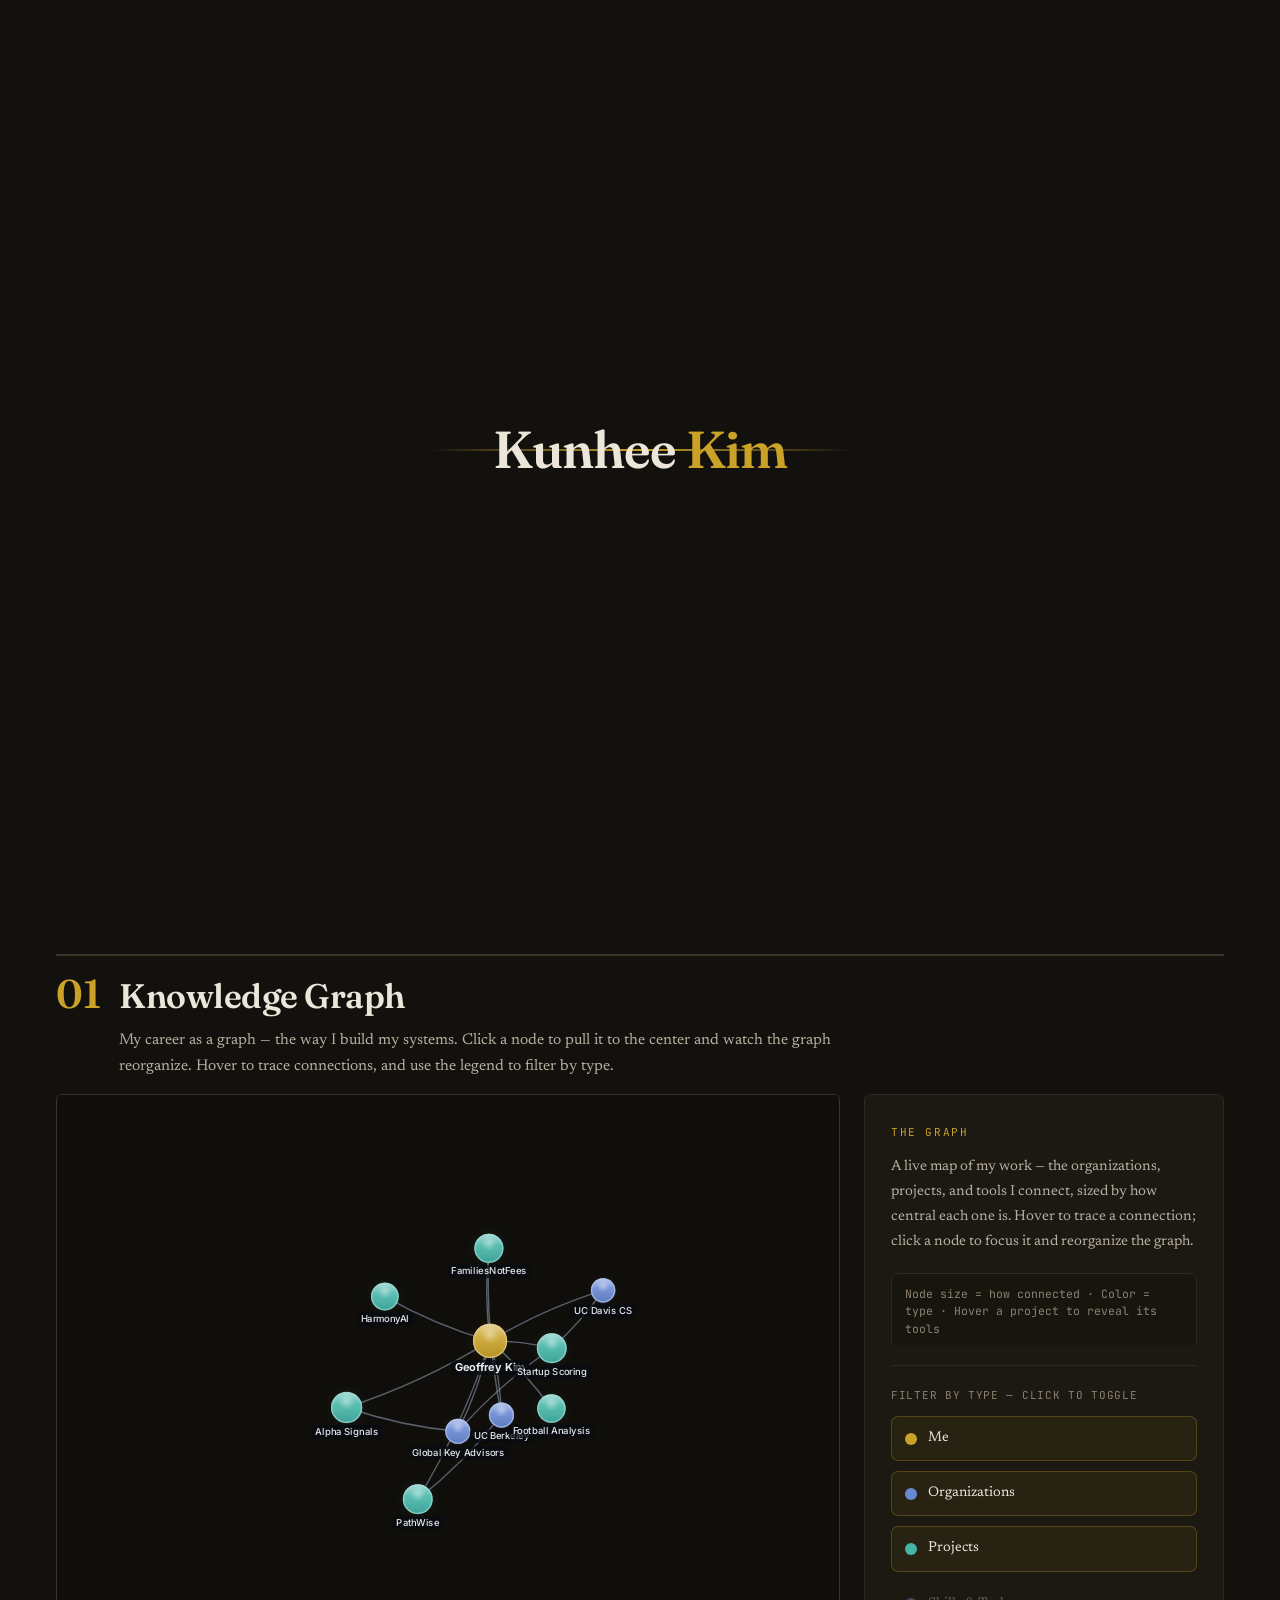
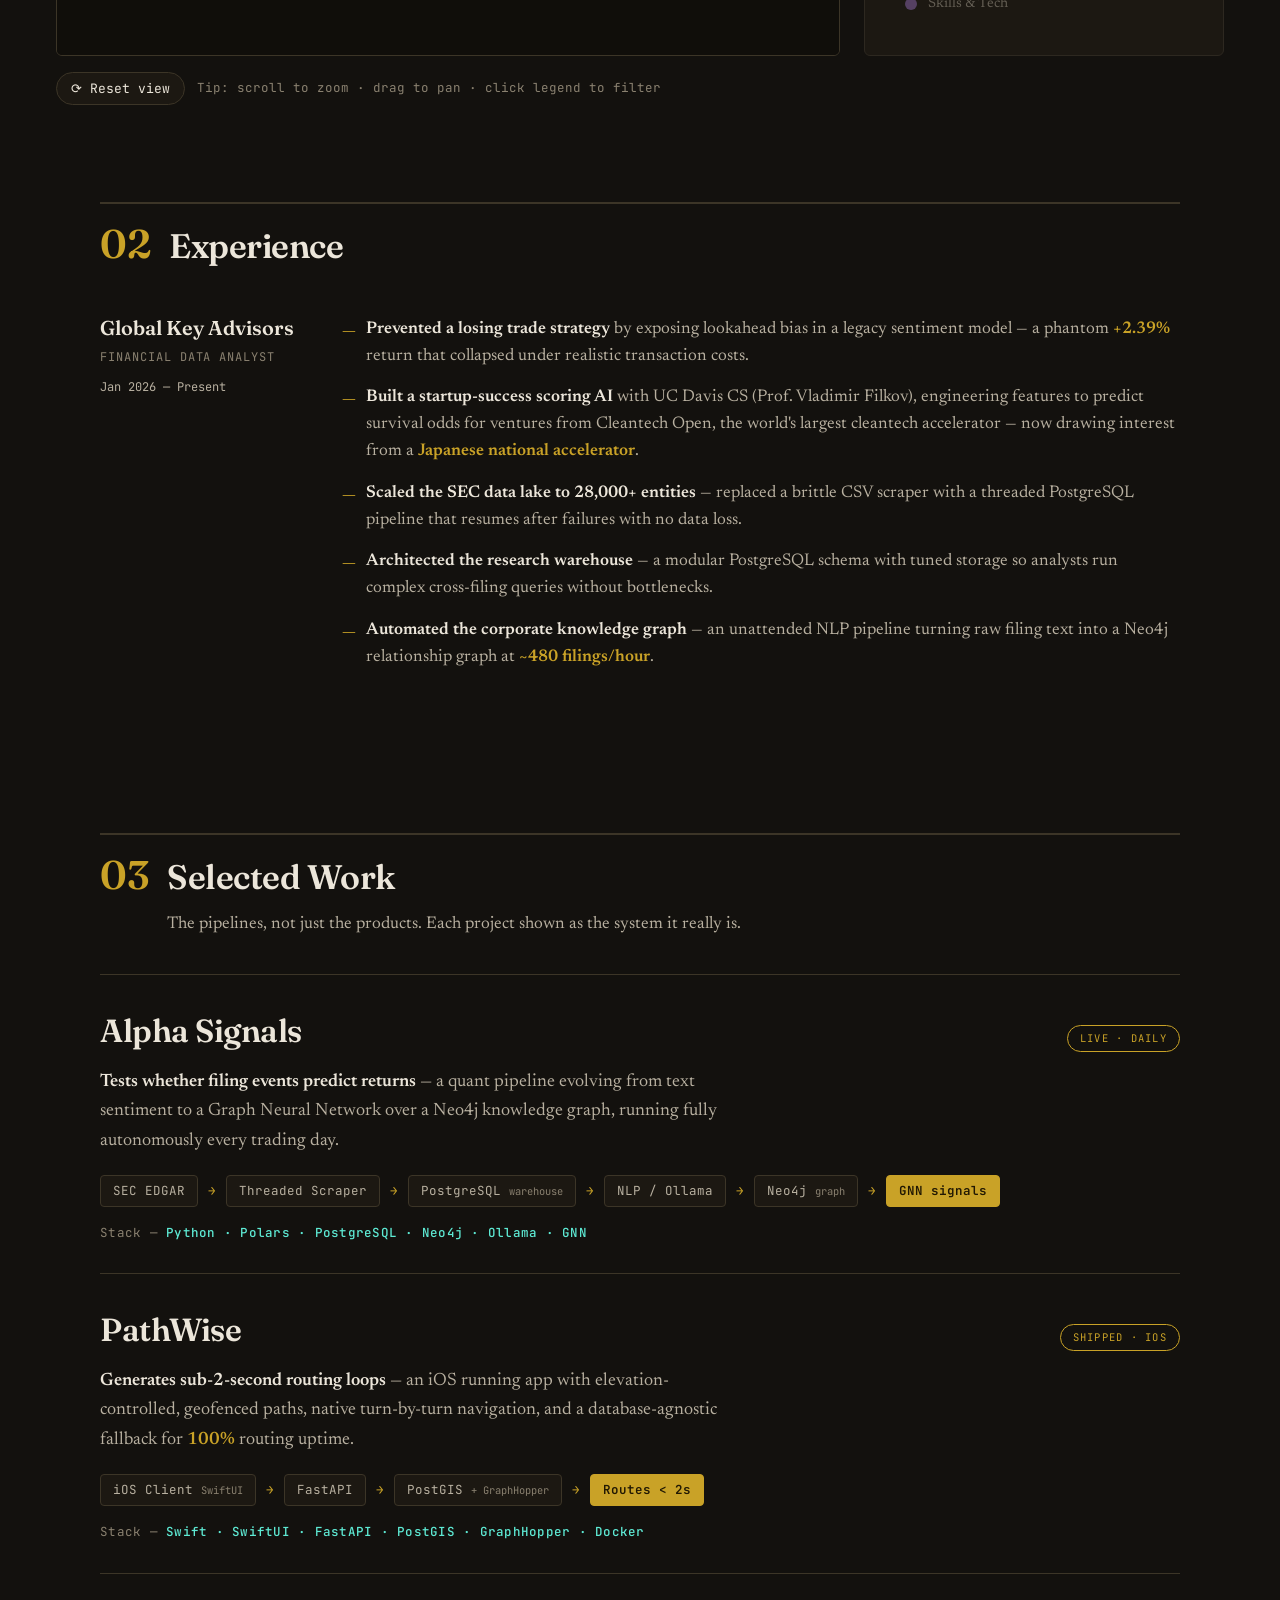
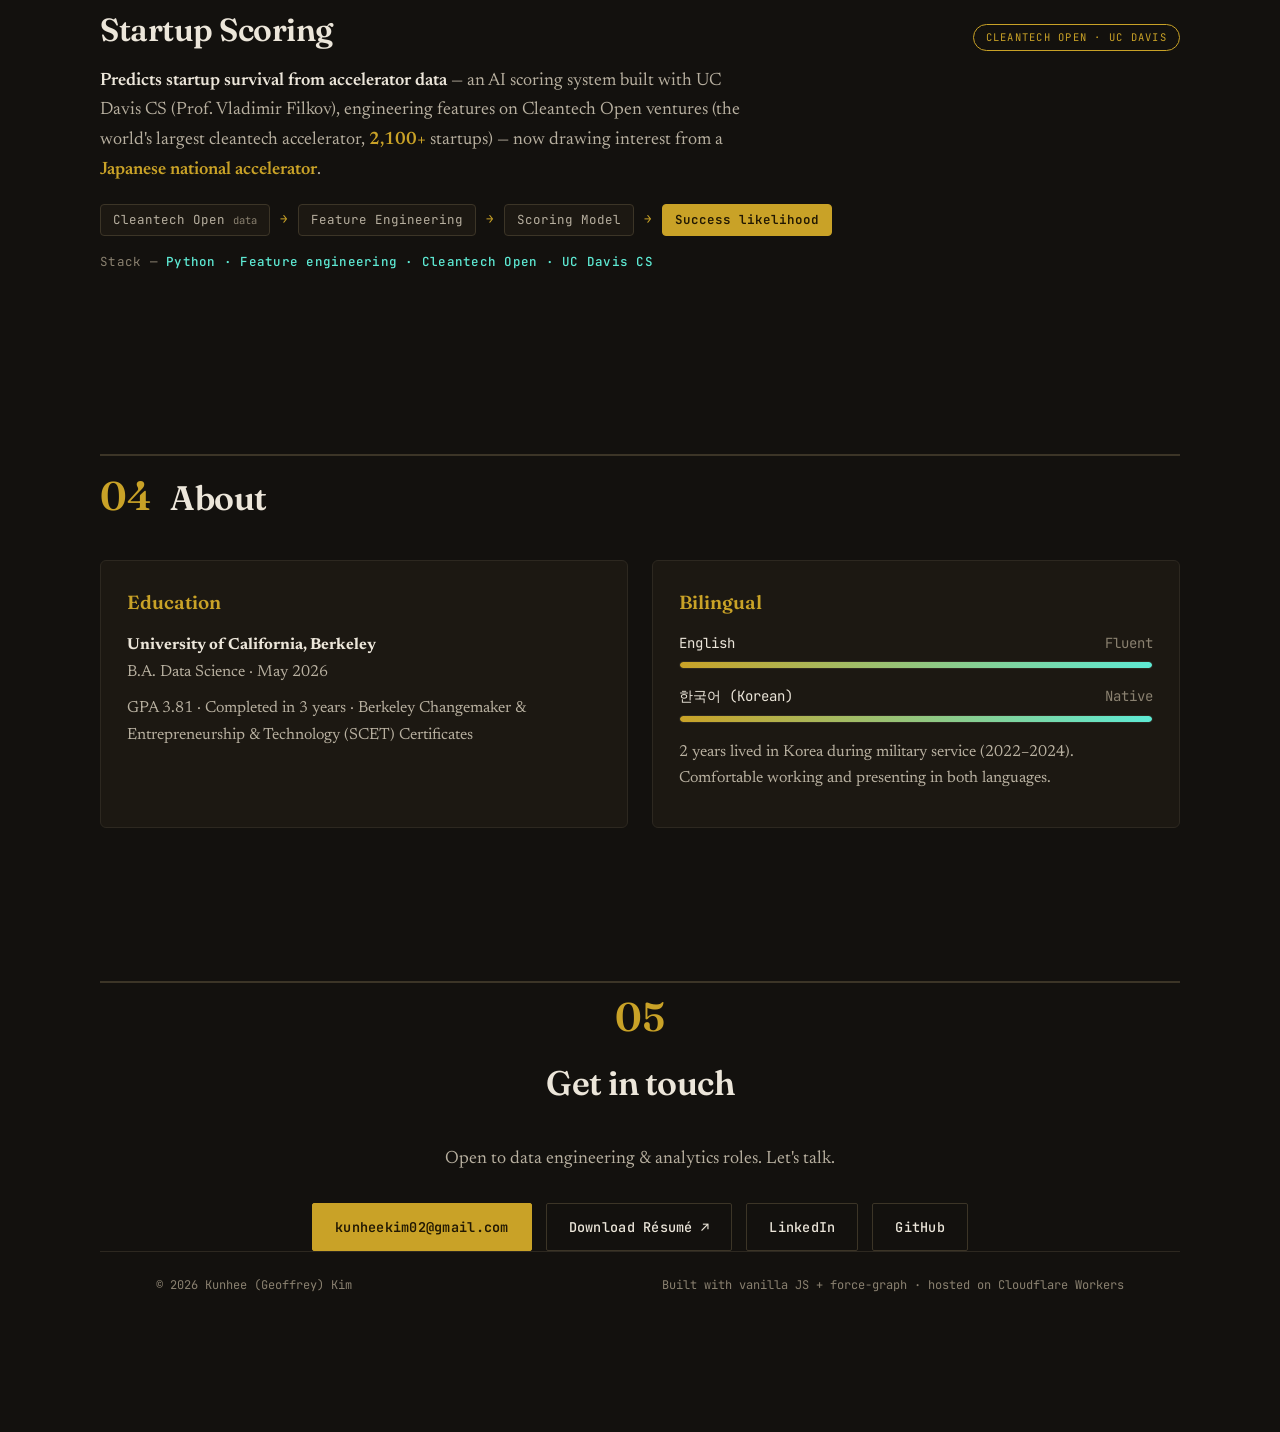
<file: website/index.html>
<!DOCTYPE html>
<html lang="en">
<head>
  <meta charset="UTF-8">
  <meta name="viewport" content="width=device-width, initial-scale=1.0">
  <title>Kunhee (Geoffrey) Kim — Data Engineer</title>
  <meta name="description" content="Kunhee (Geoffrey) Kim — Data engineer building production pipelines, data lakes, warehouses, and ML/NLP systems. UC Berkeley Data Science.">
  <link rel="canonical" href="https://geoffreykim.kunheekim02.workers.dev/">

  <!-- Favicon -->
  <link rel="icon" type="image/svg+xml" href="favicon.svg">

  <!-- Open Graph / social share -->
  <meta property="og:type" content="website">
  <meta property="og:site_name" content="Geoffrey Kim">
  <meta property="og:title" content="Kunhee (Geoffrey) Kim — Data Engineer">
  <meta property="og:description" content="The engineer who builds the pipeline, not just the product. Production data pipelines, multi-terabyte lakes & warehouses, and ML/NLP systems.">
  <meta property="og:url" content="https://geoffreykim.kunheekim02.workers.dev/">
  <meta property="og:image" content="https://geoffreykim.kunheekim02.workers.dev/og-image.png">
  <meta property="og:image:width" content="1200">
  <meta property="og:image:height" content="630">

  <!-- Twitter / X card -->
  <meta name="twitter:card" content="summary_large_image">
  <meta name="twitter:title" content="Kunhee (Geoffrey) Kim — Data Engineer">
  <meta name="twitter:description" content="The engineer who builds the pipeline, not just the product. Production data pipelines, multi-terabyte lakes & warehouses, and ML/NLP systems.">
  <meta name="twitter:image" content="https://geoffreykim.kunheekim02.workers.dev/og-image.png">

  <link rel="preconnect" href="https://fonts.googleapis.com">
  <link rel="preconnect" href="https://fonts.gstatic.com" crossorigin>
  <link href="https://fonts.googleapis.com/css2?family=Fraunces:ital,opsz,wght@0,9..144,400;0,9..144,500;0,9..144,600;0,9..144,700;1,9..144,500;1,9..144,600&family=Newsreader:opsz,wght@6..72,400;6..72,500&family=Inter:wght@400;500;600&family=JetBrains+Mono:wght@400;500;600;700&display=swap" rel="stylesheet">
  <link rel="stylesheet" href="styles.css?v=20260629q">
</head>
<body>

  <!-- ===== PRELOADER ===== -->
  <div class="preloader" id="preloader" aria-hidden="true">
    <div class="preloader-mask"></div>
    <div class="preloader-line"></div>
    <div class="preloader-logo">Kunhee <span class="g">Kim</span></div>
  </div>

  <!-- ===== NAV / MASTHEAD ===== -->
  <nav class="nav" id="nav">
    <div class="nav-top">
      <span data-i18n="mh_left">Data Engineering · Quantitative Research</span>
      <span data-i18n="mh_right">San Francisco Bay Area</span>
    </div>
    <div class="nav-mid">
      <a href="#top" class="nav-brand">Kunhee <span class="gold">Kim</span></a>
      <div class="nav-links">
        <a href="#graph">Graph</a>
        <a href="#experience">Experience</a>
        <a href="#projects">Work</a>
        <a href="#about">About</a>
        <a href="#contact">Contact</a>
      </div>
    </div>
  </nav>

  <!-- ===== HERO SPREAD ===== -->
  <header id="top" class="hero-spread">
    <canvas class="hero-canvas" id="pipeline-canvas" aria-hidden="true"></canvas>
    <div class="wrap hero-inner">
      <div class="hero-main">
        <p class="dateline">
          <span data-i18n="dl_vol">Vol. 01 — Portfolio</span>
          <b data-i18n="dl_school">UC Berkeley, Data Science '26</b>
          <span data-i18n="dl_bi">Bilingual · EN / 한국어</span>
        </p>
        <h1 class="headline" data-i18n-html="hero_headline">The engineer who builds the <em>pipeline</em>, not just the product.</h1>
        <p class="lede"><span class="first" data-i18n="lede_first">I design and scale</span> <span data-i18n="lede_rest">production data pipelines, multi-terabyte data lakes and warehouses, and ML/NLP systems — from SEC filing graphs to real-time routing engines.</span></p>
        <p class="byline">By <b>Kunhee (Geoffrey) Kim</b> · <span data-i18n="byline_role">Financial Data Analyst, Global Key Advisors</span></p>
        <p class="hero-avail"><i aria-hidden="true"></i> Open to data engineering &amp; analytics roles · 2026</p>
        <div class="hero-cta">
          <a class="btn btn-primary" href="#graph" data-i18n="hero_explore">Read the work</a>
          <a class="btn btn-ghost" href="#contact" data-i18n="hero_contact">Get in touch</a>
          <a class="btn btn-ghost" href="Geoffrey-Kim-Resume.pdf" target="_blank" rel="noopener">Résumé ↗</a>
        </div>
      </div>

      <aside class="hero-metric" aria-label="Key metric">
        <div class="hero-metric-val"><span class="stat-num" data-count="2050000">0</span><span>+</span></div>
        <div class="hero-metric-label" data-i18n="metric_label">Filings ingested</div>
        <div class="hero-metric-sub" data-i18n="metric_sub">33M records · 28K entities</div>
        <div class="hero-metric-live"><i></i> <span data-i18n="metric_live">Pipeline live</span></div>
      </aside>

      <div class="hero-bottom">
        <div class="figures">
          <div class="fig"><div class="fig-num">2.05M<span class="u">+</span></div><div class="fig-label" data-i18n="fig_filings">Filings ingested</div></div>
          <div class="fig"><div class="fig-num">33M<span class="u">+</span></div><div class="fig-label" data-i18n="fig_records">Records managed</div></div>
          <div class="fig"><div class="fig-num">480<span class="u">/hr</span></div><div class="fig-label" data-i18n="fig_llm">LLM throughput</div></div>
          <div class="fig"><div class="fig-num">3.81</div><div class="fig-label" data-i18n="fig_gpa">GPA · 3-yr degree</div></div>
        </div>
      </div>
    </div>
  </header>

  <!-- ===== KNOWLEDGE GRAPH ===== -->
  <section id="graph" class="graph-section">
    <div class="section-head reveal">
      <span class="section-num">01</span>
      <div>
        <h2 data-i18n="graph_title">Knowledge Graph</h2>
        <p class="section-sub" data-i18n="graph_sub">
          My career as a graph — the way I build my systems. Click a node to pull it to the center
          and watch the graph reorganize. Hover to trace connections, and use the legend to filter by type.
        </p>
      </div>
    </div>

    <div class="graph-wrap">
      <div class="graph-viewport" id="graph-viewport" data-lenis-prevent>
        <canvas id="graph-bg" aria-hidden="true"></canvas>
        <div id="graph-canvas"></div>
        <div id="graph-vignette" aria-hidden="true"></div>
      </div>

      <aside id="graph-panel" class="graph-panel">
        <div class="panel-default">
          <div class="panel-scroll">
            <p class="panel-eyebrow">THE GRAPH</p>
            <p class="panel-intro">
              A live map of my work — the organizations, projects, and tools I connect,
              sized by how central each one is. Hover to trace a connection; click a node
              to focus it and reorganize the graph.
            </p>
            <p class="panel-readkey">Node size = how connected · Color = type · Hover a project to reveal its tools</p>
          </div>
          <div class="panel-pin">
          <hr class="panel-divider" />
          <p class="legend-label">Filter by type — click to toggle</p>
          <ul class="legend" id="graph-legend">
            <li class="legend-item active" data-group="person" role="button" tabindex="0">
              <span class="dot dot-person"></span><span data-i18n="legend_me">Me</span>
            </li>
            <li class="legend-item active" data-group="org" role="button" tabindex="0">
              <span class="dot dot-org"></span><span data-i18n="legend_org">Organizations</span>
            </li>
            <li class="legend-item active" data-group="project" role="button" tabindex="0">
              <span class="dot dot-project"></span><span data-i18n="legend_project">Projects</span>
            </li>
            <li class="legend-item" data-group="skill" role="button" tabindex="0">
              <span class="dot dot-skill"></span><span data-i18n="legend_skill">Skills &amp; Tech</span>
            </li>
          </ul>
          </div>
        </div>
        <div class="panel-detail" hidden>
          <span class="panel-tag" id="panel-tag"></span>
          <h3 id="panel-title"></h3>
          <p id="panel-desc"></p>
          <div id="panel-meta" class="panel-meta"></div>
          <div id="panel-links" class="panel-links"></div>
        </div>
      </aside>
    </div>
    <div class="graph-controls">
      <button id="graph-reset" class="chip" data-i18n="graph_reset">⟳ Reset view</button>
      <span class="graph-tip" data-i18n="graph_tip">Tip: scroll to zoom · drag to pan · click legend to filter</span>
    </div>
  </section>

  <!-- ===== EXPERIENCE ===== -->
  <section id="experience" class="section">
    <div class="section-head reveal">
      <span class="section-num">02</span>
      <div><h2 data-i18n="exp_title">Experience</h2></div>
    </div>
    <article class="entry reveal" data-reveal="right">
      <div class="entry-meta">
        <div class="org">Global Key Advisors</div>
        <div class="role" data-i18n="exp_role">Financial Data Analyst</div>
        <div class="date">Jan 2026 — Present</div>
      </div>
      <div class="entry-body">
        <ul>
          <li><strong class="lead">Prevented a losing trade strategy</strong> by exposing lookahead bias in a legacy sentiment model — a phantom <b class="num">+2.39%</b> return that collapsed under realistic transaction costs.</li>
          <li><strong class="lead">Built a startup-success scoring AI</strong> with UC Davis CS (Prof. Vladimir Filkov), engineering features to predict survival odds for ventures from Cleantech Open, the world's largest cleantech accelerator — now drawing interest from a <b class="num">Japanese national accelerator</b>.</li>
          <li><strong class="lead">Scaled the SEC data lake to 28,000+ entities</strong> — replaced a brittle CSV scraper with a threaded PostgreSQL pipeline that resumes after failures with no data loss.</li>
          <li><strong class="lead">Architected the research warehouse</strong> — a modular PostgreSQL schema with tuned storage so analysts run complex cross-filing queries without bottlenecks.</li>
          <li><strong class="lead">Automated the corporate knowledge graph</strong> — an unattended NLP pipeline turning raw filing text into a Neo4j relationship graph at <b class="num">~480 filings/hour</b>.</li>
        </ul>
      </div>
    </article>
  </section>

  <!-- ===== PROJECTS / DATA ARCHITECTURE ===== -->
  <section id="projects" class="section">
    <div class="section-head reveal">
      <span class="section-num">03</span>
      <div>
        <h2 data-i18n="proj_title">Selected Work</h2>
        <p class="section-sub" data-i18n="proj_sub">The pipelines, not just the products. Each project shown as the system it really is.</p>
      </div>
    </div>

    <article class="proj reveal">
      <div class="proj-top">
        <h3>Alpha Signals</h3>
        <span class="stamp" data-i18n="stamp_alpha">Live · Daily</span>
      </div>
      <p class="proj-blurb">
        <strong class="lead">Tests whether filing events predict returns</strong> — a quant pipeline evolving from text sentiment to a Graph Neural Network over a Neo4j knowledge graph, running fully autonomously every trading day.
      </p>
      <div class="proj-flow" aria-label="Alpha Signals data pipeline">
        <span class="step">SEC EDGAR</span><span class="ar">→</span>
        <span class="step">Threaded Scraper</span><span class="ar">→</span>
        <span class="step">PostgreSQL <small>warehouse</small></span><span class="ar">→</span>
        <span class="step">NLP / Ollama</span><span class="ar">→</span>
        <span class="step">Neo4j <small>graph</small></span><span class="ar">→</span>
        <span class="step out">GNN signals</span>
      </div>
      <p class="proj-tags">Stack — <b>Python · Polars · PostgreSQL · Neo4j · Ollama · GNN</b></p>
    </article>

    <article class="proj reveal">
      <div class="proj-top">
        <h3>PathWise</h3>
        <span class="stamp" data-i18n="stamp_pathwise">Shipped · iOS</span>
      </div>
      <p class="proj-blurb">
        <strong class="lead">Generates sub-2-second routing loops</strong> — an iOS running app with elevation-controlled, geofenced paths, native turn-by-turn navigation, and a database-agnostic fallback for <b class="num">100%</b> routing uptime.
      </p>
      <div class="proj-flow" aria-label="PathWise data pipeline">
        <span class="step">iOS Client <small>SwiftUI</small></span><span class="ar">→</span>
        <span class="step">FastAPI</span><span class="ar">→</span>
        <span class="step">PostGIS <small>+ GraphHopper</small></span><span class="ar">→</span>
        <span class="step out">Routes &lt; 2s</span>
      </div>
      <p class="proj-tags">Stack — <b>Swift · SwiftUI · FastAPI · PostGIS · GraphHopper · Docker</b></p>
    </article>

    <article class="proj reveal">
      <div class="proj-top">
        <h3>Startup Scoring</h3>
        <span class="stamp">Cleantech Open · UC Davis</span>
      </div>
      <p class="proj-blurb">
        <strong class="lead">Predicts startup survival from accelerator data</strong> — an AI scoring system built with UC Davis CS (Prof. Vladimir Filkov), engineering features on Cleantech Open ventures (the world's largest cleantech accelerator, <b class="num">2,100+</b> startups) — now drawing interest from a <b class="num">Japanese national accelerator</b>.
      </p>
      <div class="proj-flow" aria-label="Startup scoring pipeline">
        <span class="step">Cleantech Open <small>data</small></span><span class="ar">→</span>
        <span class="step">Feature Engineering</span><span class="ar">→</span>
        <span class="step">Scoring Model</span><span class="ar">→</span>
        <span class="step out">Success likelihood</span>
      </div>
      <p class="proj-tags">Stack — <b>Python · Feature engineering · Cleantech Open · UC Davis CS</b></p>
    </article>
  </section>

  <!-- ===== ABOUT / EDUCATION / BILINGUAL ===== -->
  <section id="about" class="section">
    <div class="section-head reveal">
      <span class="section-num">04</span>
      <div><h2 data-i18n="about_title">About</h2></div>
    </div>
    <div class="about-grid" data-stagger>
      <div class="about-block reveal" data-reveal="scale">
        <h3 data-i18n="about_edu">Education</h3>
        <p><strong>University of California, Berkeley</strong><br>
        <span data-i18n="about_degree">B.A. Data Science · May 2026</span></p>
        <p class="muted" data-i18n="about_edu_detail">GPA 3.81 · Completed in 3 years · Berkeley Changemaker &amp; Entrepreneurship &amp; Technology (SCET) Certificates</p>
      </div>
      <div class="about-block reveal" data-reveal="scale">
        <h3 data-i18n="about_lang">Bilingual</h3>
        <div class="lang-bars">
          <div class="lang-bar">
            <div class="lang-bar-head"><span>English</span><span class="muted" data-i18n="lang_fluent">Fluent</span></div>
            <div class="bar"><i style="width:100%"></i></div>
          </div>
          <div class="lang-bar">
            <div class="lang-bar-head"><span>한국어 (Korean)</span><span class="muted" data-i18n="lang_native">Native</span></div>
            <div class="bar"><i style="width:100%"></i></div>
          </div>
        </div>
        <p class="muted" data-i18n="about_lang_detail">2 years lived in Korea during military service (2022–2024). Comfortable working and presenting in both languages.</p>
      </div>
    </div>
  </section>

  <!-- ===== CONTACT ===== -->
  <section id="contact" class="section contact">
    <div class="section-head reveal">
      <span class="section-num">05</span>
      <div><h2 data-i18n="contact_title">Get in touch</h2></div>
    </div>
    <p class="contact-line reveal" data-i18n="contact_sub">Open to data engineering &amp; analytics roles. Let's talk.</p>
    <div class="contact-links reveal">
      <a class="btn btn-primary" href="mailto:kunheekim02@gmail.com">kunheekim02@gmail.com</a>
      <a class="btn btn-ghost" href="Geoffrey-Kim-Resume.pdf" target="_blank" rel="noopener">Download Résumé ↗</a>
      <a class="btn btn-ghost" href="https://www.linkedin.com/in/kk02/" target="_blank" rel="noopener">LinkedIn</a>
      <a class="btn btn-ghost" href="https://github.com/kheekim02" target="_blank" rel="noopener">GitHub</a>
    </div>
    <footer class="footer">
      <span>© <span id="year"></span> Kunhee (Geoffrey) Kim</span>
      <span class="muted">Built with vanilla JS + force-graph · hosted on Cloudflare Workers</span>
    </footer>
  </section>

  <script src="vendor/lenis.min.js?v=20260629q"></script>
  <script src="vendor/force-graph.min.js?v=20260629a"></script>
  <script src="enhance.js?v=20260629q"></script>
  <script src="app.js?v=20260629q"></script>
</body>
</html>
</file>
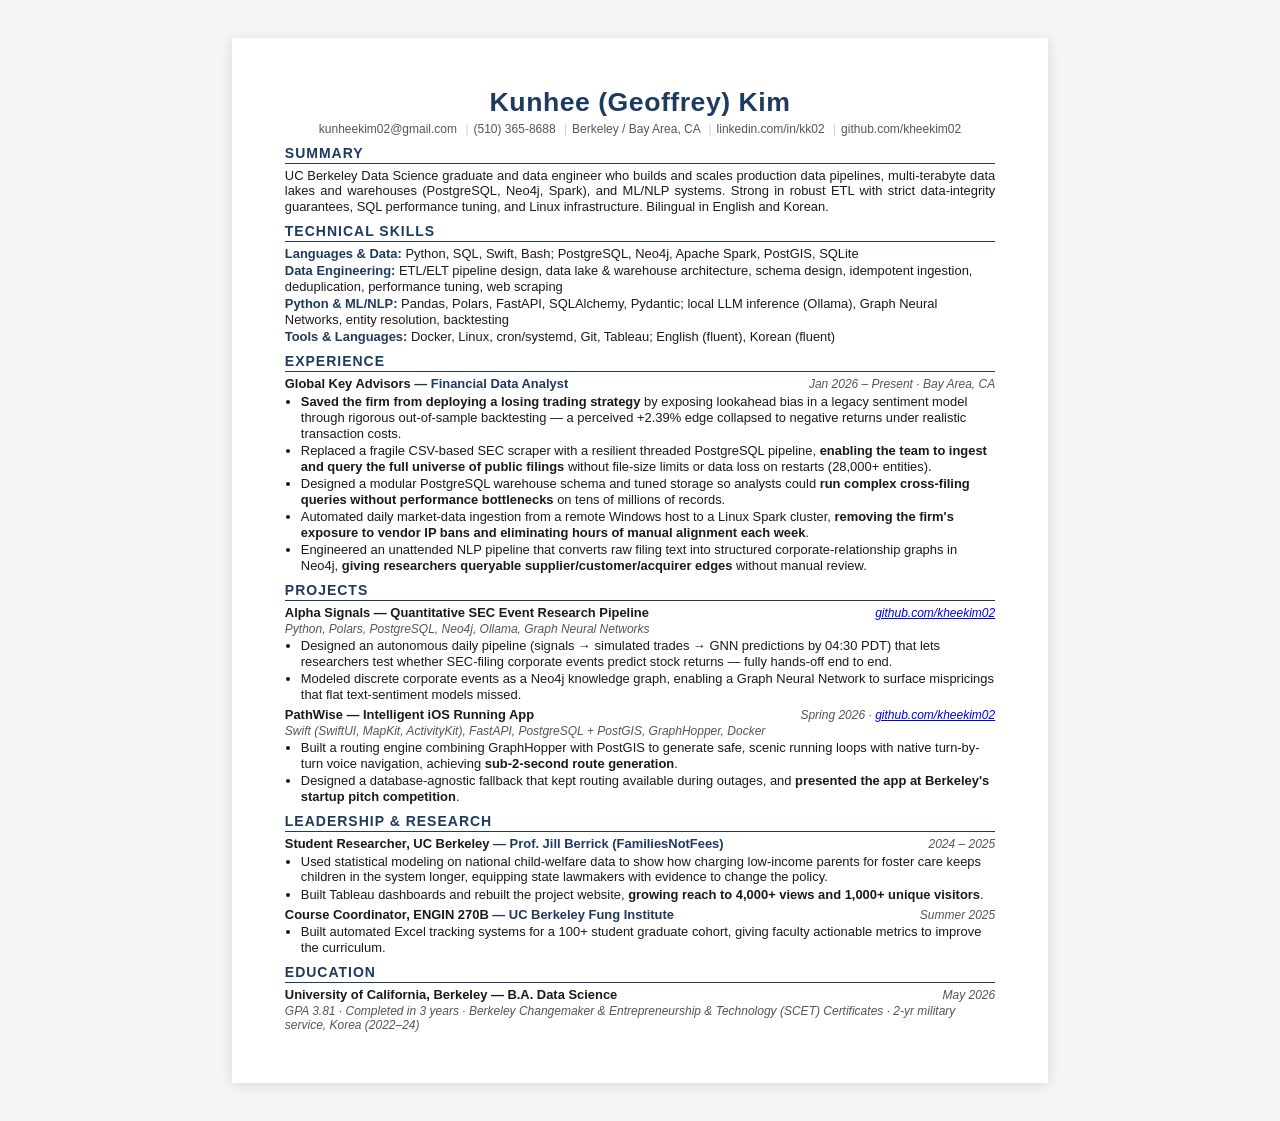
<file: resume/resume.html>
<!DOCTYPE html>
<html lang="en">
<head>
<meta charset="UTF-8">
<meta name="viewport" content="width=device-width, initial-scale=1.0">
<title>Kunhee (Geoffrey) Kim — Resume</title>
<style>
  :root {
    --ink: #1a1a1a;
    --muted: #555;
    --accent: #1f3a5f;
  }
  * { box-sizing: border-box; }
  html, body { margin: 0; padding: 0; }
  body {
    font-family: Helvetica, Arial, "Helvetica Neue", sans-serif;
    color: var(--ink);
    font-size: 9.7pt;
    line-height: 1.22;
    background: #f4f5f7;
    font-variant-ligatures: none;
    -webkit-font-variant-ligatures: none;
    font-feature-settings: "liga" 0, "clig" 0, "dlig" 0, "hlig" 0;
  }
  .page {
    max-width: 8.5in;
    margin: 0.4in auto;
    padding: 0.5in 0.55in;
    background: #fff;
    box-shadow: 0 2px 12px rgba(0,0,0,0.12);
  }
  header { text-align: center; margin-bottom: 4px; }
  h1 {
    font-size: 20pt;
    margin: 0;
    letter-spacing: 0.5px;
    color: var(--accent);
  }
  .contact {
    margin-top: 3px;
    font-size: 9pt;
    color: var(--muted);
  }
  .contact a { color: var(--muted); text-decoration: none; }
  .sep { margin: 0 5px; color: #c9d2dc; }
  h2 {
    font-size: 10.5pt;
    text-transform: uppercase;
    letter-spacing: 1px;
    color: var(--accent);
    border-bottom: 1.3px solid var(--accent);
    padding-bottom: 1px;
    margin: 8px 0 4px;
  }
  .summary { margin: 0; text-align: justify; }
  .entry { margin-bottom: 4px; }
  .entry-head {
    display: flex;
    justify-content: space-between;
    align-items: baseline;
    gap: 12px;
  }
  .entry-title { font-weight: 700; }
  .entry-title .role { font-weight: 600; color: var(--accent); }
  .entry-meta { color: var(--muted); font-size: 9pt; white-space: nowrap; font-style: italic; }
  .tech { font-style: italic; color: var(--muted); font-size: 9pt; margin: 1px 0 1px; }
  ul { margin: 2px 0 0; padding-left: 16px; }
  li { margin-bottom: 1.5px; }
  .skills p { margin: 1.5px 0; }
  .skills .k { font-weight: 700; color: var(--accent); }
  .edu-line { display: flex; justify-content: space-between; align-items: baseline; gap: 12px; }
  .edu-sub { font-style: italic; color: var(--muted); font-size: 9pt; margin: 1px 0 2px; }
  @media print {
    body { background: #fff; }
    .page { margin: 0; box-shadow: none; max-width: none; width: 100%; padding: 0; }
    a { color: var(--ink); }
  }
  @page { size: Letter; margin: 0.4in 0.5in; }
</style>
</head>
<body>
<div class="page">

  <header>
    <h1>Kunhee (Geoffrey) Kim</h1>
    <div class="contact">
      <a href="mailto:kunheekim02@gmail.com">kunheekim02@gmail.com</a>
      <span class="sep">|</span>(510) 365-8688
      <span class="sep">|</span>Berkeley / Bay Area, CA
      <span class="sep">|</span><a href="https://www.linkedin.com/in/kk02/">linkedin.com/in/kk02</a>
      <span class="sep">|</span><a href="https://github.com/kheekim02">github.com/kheekim02</a>
    </div>
  </header>

  <section>
    <h2>Summary</h2>
    <p class="summary">
      UC Berkeley Data Science graduate and data engineer who builds and scales production data
      pipelines, multi-terabyte data lakes and warehouses (PostgreSQL, Neo4j, Spark), and ML/NLP
      systems. Strong in robust ETL with strict data-integrity guarantees, SQL performance tuning,
      and Linux infrastructure. Bilingual in English and Korean.
    </p>
  </section>

  <section class="skills">
    <h2>Technical Skills</h2>
    <p><span class="k">Languages &amp; Data:</span> Python, SQL, Swift, Bash; PostgreSQL, Neo4j, Apache Spark, PostGIS, SQLite</p>
    <p><span class="k">Data Engineering:</span> ETL/ELT pipeline design, data lake &amp; warehouse architecture, schema design, idempotent ingestion, deduplication, performance tuning, web scraping</p>
    <p><span class="k">Python &amp; ML/NLP:</span> Pandas, Polars, FastAPI, SQLAlchemy, Pydantic; local LLM inference (Ollama), Graph Neural Networks, entity resolution, backtesting</p>
    <p><span class="k">Tools &amp; Languages:</span> Docker, Linux, cron/systemd, Git, Tableau; English (fluent), Korean (fluent)</p>
  </section>

  <section>
    <h2>Experience</h2>
    <div class="entry">
      <div class="entry-head">
        <span class="entry-title">Global Key Advisors <span class="role">— Financial Data Analyst</span></span>
        <span class="entry-meta">Jan 2026 – Present · Bay Area, CA</span>
      </div>
      <ul>
        <li><strong>Saved the firm from deploying a losing trading strategy</strong> by exposing lookahead bias in a legacy sentiment model through rigorous out-of-sample backtesting — a perceived +2.39% edge collapsed to negative returns under realistic transaction costs.</li>
        <li>Replaced a fragile CSV-based SEC scraper with a resilient threaded PostgreSQL pipeline, <strong>enabling the team to ingest and query the full universe of public filings</strong> without file-size limits or data loss on restarts (28,000+ entities).</li>
        <li>Designed a modular PostgreSQL warehouse schema and tuned storage so analysts could <strong>run complex cross-filing queries without performance bottlenecks</strong> on tens of millions of records.</li>
        <li>Automated daily market-data ingestion from a remote Windows host to a Linux Spark cluster, <strong>removing the firm's exposure to vendor IP bans and eliminating hours of manual alignment each week</strong>.</li>
        <li>Engineered an unattended NLP pipeline that converts raw filing text into structured corporate-relationship graphs in Neo4j, <strong>giving researchers queryable supplier/customer/acquirer edges</strong> without manual review.</li>
      </ul>
    </div>
  </section>

  <section>
    <h2>Projects</h2>
    <div class="entry">
      <div class="entry-head">
        <span class="entry-title">Alpha Signals — Quantitative SEC Event Research Pipeline</span>
        <span class="entry-meta"><a href="https://github.com/kheekim02">github.com/kheekim02</a></span>
      </div>
      <div class="tech">Python, Polars, PostgreSQL, Neo4j, Ollama, Graph Neural Networks</div>
      <ul>
        <li>Designed an autonomous daily pipeline (signals → simulated trades → GNN predictions by 04:30 PDT) that lets researchers test whether SEC-filing corporate events predict stock returns — fully hands-off end to end.</li>
        <li>Modeled discrete corporate events as a Neo4j knowledge graph, enabling a Graph Neural Network to surface mispricings that flat text-sentiment models missed.</li>
      </ul>
    </div>
    <div class="entry">
      <div class="entry-head">
        <span class="entry-title">PathWise — Intelligent iOS Running App</span>
        <span class="entry-meta">Spring 2026 · <a href="https://github.com/kheekim02">github.com/kheekim02</a></span>
      </div>
      <div class="tech">Swift (SwiftUI, MapKit, ActivityKit), FastAPI, PostgreSQL + PostGIS, GraphHopper, Docker</div>
      <ul>
        <li>Built a routing engine combining GraphHopper with PostGIS to generate safe, scenic running loops with native turn-by-turn voice navigation, achieving <strong>sub-2-second route generation</strong>.</li>
        <li>Designed a database-agnostic fallback that kept routing available during outages, and <strong>presented the app at Berkeley's startup pitch competition</strong>.</li>
      </ul>
    </div>
  </section>

  <section>
    <h2>Leadership &amp; Research</h2>
    <div class="entry">
      <div class="entry-head">
        <span class="entry-title">Student Researcher, UC Berkeley <span class="role">— Prof. Jill Berrick (FamiliesNotFees)</span></span>
        <span class="entry-meta">2024 – 2025</span>
      </div>
      <ul>
        <li>Used statistical modeling on national child-welfare data to show how charging low-income parents for foster care keeps children in the system longer, equipping state lawmakers with evidence to change the policy.</li>
        <li>Built Tableau dashboards and rebuilt the project website, <strong>growing reach to 4,000+ views and 1,000+ unique visitors</strong>.</li>
      </ul>
    </div>
    <div class="entry">
      <div class="entry-head">
        <span class="entry-title">Course Coordinator, ENGIN 270B <span class="role">— UC Berkeley Fung Institute</span></span>
        <span class="entry-meta">Summer 2025</span>
      </div>
      <ul>
        <li>Built automated Excel tracking systems for a 100+ student graduate cohort, giving faculty actionable metrics to improve the curriculum.</li>
      </ul>
    </div>
  </section>

  <section>
    <h2>Education</h2>
    <div class="edu-line">
      <span class="entry-title">University of California, Berkeley — B.A. Data Science</span>
      <span class="entry-meta">May 2026</span>
    </div>
    <div class="edu-sub">GPA 3.81 · Completed in 3 years · Berkeley Changemaker &amp; Entrepreneurship &amp; Technology (SCET) Certificates · 2-yr military service, Korea (2022–24)</div>
  </section>

</div>
</body>
</html>
</file>
<file: website/styles.css>
/* ============================================================
   Kunhee (Geoffrey) Kim — portfolio
   "Ink on Slate" — warm dark + gold editorial theme
   ============================================================ */
:root {
  --bg: #13110e;            /* warm near-black */
  --bg-soft: #18150f;
  --bg-card: #1c1812;
  --bg-elev: #221d15;
  --border: #2d2820;
  --border-strong: #3c3527;
  --ink: #ece6da;           /* warm off-white */
  --ink-soft: #b8b0a0;
  --muted: #8a8170;
  --gold: #c9a227;          /* primary accent — matches graph "Me" node */
  --gold-soft: #e2bf4d;
  --teal: #5eead4;          /* secondary / data */
  --person: #c9a227;
  --org: #6889d4;
  --project: #45b5a8;
  --skill: #9a72c4;
  --radius: 6px;
  --display: "Fraunces", Georgia, "Times New Roman", serif;
  --serif: "Newsreader", Georgia, serif;
  --sans: "Inter", -apple-system, BlinkMacSystemFont, "Segoe UI", sans-serif;
  --mono: "JetBrains Mono", ui-monospace, SFMono-Regular, Menlo, monospace;
  --ease-out: cubic-bezier(.22, 1, .36, 1);
}

* { box-sizing: border-box; margin: 0; padding: 0; }
html { scroll-behavior: auto; }
body {
  background: var(--bg);
  color: var(--ink);
  font-family: var(--serif);
  font-size: 18px;
  line-height: 1.65;
  -webkit-font-smoothing: antialiased;
  overflow-x: hidden;
}
body::before {
  content: "";
  position: fixed;
  inset: 0;
  z-index: 0;
  pointer-events: none;
  background:
    radial-gradient(60vw 50vw at 78% -8%, rgba(201,162,39,0.10), transparent 60%),
    radial-gradient(46vw 46vw at 6% 4%, rgba(94,234,212,0.05), transparent 60%);
}
a { color: inherit; text-decoration: none; }
.muted { color: var(--muted); }
.gold { color: var(--gold); }
.wrap { position: relative; z-index: 1; max-width: 1080px; margin: 0 auto; padding: 0 clamp(20px, 5vw, 56px); }

/* ===== PRELOADER ===== */
.preloader {
  position: fixed; inset: 0; z-index: 9999;
  display: flex; align-items: center; justify-content: center;
  background: var(--bg);
  transition: visibility .4s, opacity .4s;
}
.preloader.done { visibility: hidden; opacity: 0; pointer-events: none; }
.preloader-mask {
  position: absolute; inset: 0;
  background: var(--bg);
  clip-path: var(--clip, inset(0 0 0 0));
  transition: clip-path 1s var(--ease-out);
}
.preloader-logo {
  position: relative; z-index: 2;
  font-family: var(--display); font-weight: 600;
  font-size: clamp(32px, 6vw, 52px); letter-spacing: -1px;
  opacity: 0; transform: translateY(12px);
  animation: logoIn .7s var(--ease-out) .15s forwards;
}
.preloader-logo .g { color: var(--gold); }
.preloader-line {
  position: absolute; z-index: 1;
  height: 2px; background: linear-gradient(90deg, transparent, var(--gold), transparent);
  width: 0; left: 50%; top: 50%; transform: translate(-50%, -50%);
  animation: lineDraw 1.1s var(--ease-out) .5s forwards;
}
@keyframes logoIn { to { opacity: 1; transform: translateY(0); } }
@keyframes lineDraw { to { width: min(420px, 70vw); } }
.preloader.phase-2 .preloader-mask { --clip: inset(45% 45% 45% 45% round 4px); }
.preloader.phase-3 .preloader-mask { --clip: inset(0 0 100% 0); }

/* ===== NAV / MASTHEAD ===== */
.nav {
  position: fixed; top: 0; left: 0; right: 0; z-index: 100;
  background: transparent;
  border-bottom: 1px solid transparent;
  transition: background .3s, border-color .3s;
}
.nav.scrolled {
  background: rgba(19,17,14,0.88);
  backdrop-filter: blur(12px);
  border-color: var(--border);
}
.nav-top {
  display: flex; align-items: center; justify-content: space-between;
  max-width: 1080px; margin: 0 auto; padding: 9px clamp(20px, 5vw, 56px);
  font-family: var(--mono); font-size: 11px; text-transform: uppercase;
  letter-spacing: 0.14em; color: var(--muted);
  border-bottom: 1px solid var(--border);
}
.nav-mid {
  display: flex; align-items: baseline; justify-content: space-between; gap: 20px;
  max-width: 1080px; margin: 0 auto; padding: 12px clamp(20px, 5vw, 56px);
}
.nav-brand { font-family: var(--display); font-weight: 600; font-size: clamp(22px, 3.5vw, 32px); letter-spacing: -0.5px; }
.nav-brand .gold { color: var(--gold); }
.nav-links { display: flex; gap: clamp(14px, 2vw, 26px); font-family: var(--mono); font-size: 12.5px; text-transform: uppercase; letter-spacing: 0.08em; }
.nav-links a { color: var(--ink-soft); padding-bottom: 2px; border-bottom: 1.5px solid transparent; transition: color .15s, border-color .15s; }
.nav-links a:hover { color: var(--gold); border-color: var(--gold); }
@media (max-width: 720px) { .nav-links, .nav-top { display: none; } }

/* ===== HERO SPREAD (100vh) ===== */
.hero-spread {
  position: relative;
  min-height: 100vh; min-height: 100dvh;
  display: flex; flex-direction: column;
  padding-top: clamp(104px, 13vh, 134px);
  overflow: hidden;
}
.hero-canvas { position: absolute; inset: 0; z-index: 0; opacity: 0.55; pointer-events: none; }
.hero-canvas::after {
  content: ""; position: absolute; inset: 0;
  background: linear-gradient(180deg, rgba(19,17,14,0.30) 0%, rgba(19,17,14,0.85) 72%, var(--bg) 100%);
}
.hero-inner {
  position: relative; z-index: 1;
  flex: 1; display: flex; flex-direction: column;
  padding-bottom: clamp(20px, 3.5vh, 44px);
  will-change: transform, opacity;
}
.hero-main { max-width: 100%; }
.hero-metric {
  position: absolute; top: 0; right: 0; text-align: right; max-width: 42%;
  opacity: 0; transform: translateY(16px);
  animation: heroIn .9s var(--ease-out) 1.4s forwards;
}
.hero-metric-val { font-family: var(--display); font-weight: 600; font-size: clamp(36px, 5vw, 56px); letter-spacing: -2px; line-height: 1; color: var(--gold); }
.hero-metric-val span { font-size: 0.45em; color: var(--ink-soft); letter-spacing: 0; }
.hero-metric-label { font-family: var(--mono); font-size: 11px; text-transform: uppercase; letter-spacing: 0.12em; color: var(--muted); margin-top: 8px; }
.hero-metric-sub { font-family: var(--mono); font-size: 12px; color: var(--teal); margin-top: 6px; }
.hero-metric-live { display: inline-flex; align-items: center; gap: 6px; margin-top: 12px; font-family: var(--mono); font-size: 11px; color: var(--muted); text-transform: uppercase; letter-spacing: 0.08em; }
.hero-metric-live i { width: 7px; height: 7px; border-radius: 50%; background: var(--teal); box-shadow: 0 0 8px rgba(94,234,212,0.6); animation: livePulse 2s ease infinite; }
@keyframes livePulse { 50% { opacity: 0.4; } }
@keyframes heroIn { to { opacity: 1; transform: translateY(0); } }

.dateline { font-family: var(--mono); font-size: 11.5px; text-transform: uppercase; letter-spacing: 0.14em; color: var(--muted); margin-bottom: clamp(14px, 2.4vh, 22px); display: flex; gap: 16px; flex-wrap: wrap; max-width: 56%; opacity: 0; animation: heroIn .8s var(--ease-out) 1.2s forwards; }
.dateline b { color: var(--ink-soft); font-weight: 600; }
.headline { font-family: var(--display); font-weight: 600; font-size: clamp(34px, 5.6vw, 62px); line-height: 1.04; letter-spacing: -1.5px; max-width: 15ch; opacity: 0; transform: translateY(20px); animation: heroIn 1s var(--ease-out) 1.25s forwards; }
.headline em { font-style: italic; color: var(--gold); font-weight: 500; }
.lede { margin-top: clamp(16px, 2.4vh, 26px); font-size: clamp(16px, 1.9vw, 21px); line-height: 1.5; max-width: 40ch; color: var(--ink-soft); opacity: 0; animation: heroIn .9s var(--ease-out) 1.35s forwards; }
.lede .first { font-family: var(--display); font-weight: 500; color: var(--ink); }
.byline { margin-top: clamp(14px, 2vh, 22px); font-family: var(--mono); font-size: 12.5px; color: var(--muted); letter-spacing: 0.02em; opacity: 0; animation: heroIn .8s var(--ease-out) 1.45s forwards; }
.byline b { color: var(--ink); font-weight: 600; }
.hero-avail {
  display: inline-flex; align-items: center; gap: 8px; margin-top: clamp(10px, 1.6vh, 16px);
  font-family: var(--mono); font-size: 11.5px; letter-spacing: 0.06em; text-transform: uppercase;
  color: var(--teal); opacity: 0; animation: heroIn .8s var(--ease-out) 1.48s forwards;
}
.hero-avail i { width: 7px; height: 7px; border-radius: 50%; background: var(--teal); box-shadow: 0 0 8px rgba(94,234,212,0.55); animation: livePulse 2s ease infinite; flex: none; }
.hero-cta { display: flex; gap: 14px; margin-top: clamp(16px, 2.6vh, 26px); flex-wrap: wrap; opacity: 0; animation: heroIn .8s var(--ease-out) 1.58s forwards; }

.btn { font-family: var(--mono); font-size: 13.5px; font-weight: 500; padding: 12px 22px; cursor: pointer; border: 1.5px solid var(--border-strong); transition: transform .2s var(--ease-out), background .18s, border-color .18s, color .18s; display: inline-block; letter-spacing: 0.02em; border-radius: 2px; }
.btn-primary { background: var(--gold); color: #211803; border-color: var(--gold); font-weight: 600; }
.btn-primary:hover { background: var(--gold-soft); border-color: var(--gold-soft); transform: translateY(-2px); }
.btn-ghost { color: var(--ink); }
.btn-ghost:hover { border-color: var(--gold); color: var(--gold); transform: translateY(-2px); }

.hero-bottom { margin-top: auto; padding-top: clamp(20px, 4vh, 40px); opacity: 0; animation: heroIn .9s var(--ease-out) 1.65s forwards; }
.figures { display: grid; grid-template-columns: repeat(4, 1fr); border-top: 1px solid var(--border-strong); border-bottom: 1px solid var(--border-strong); }
.fig { padding: 18px 18px 18px 0; border-right: 1px solid var(--border); }
.fig:last-child { border-right: 0; }
.fig-num { font-family: var(--display); font-weight: 600; font-size: clamp(22px, 3vw, 32px); letter-spacing: -1px; line-height: 1; }
.fig-num .u { color: var(--gold); }
.fig-label { font-family: var(--mono); font-size: 10.5px; text-transform: uppercase; letter-spacing: 0.1em; color: var(--muted); margin-top: 6px; }
@media (max-width: 860px) {
  .hero-metric { position: static; text-align: left; max-width: 100%; margin-top: 18px; }
  .hero-main { order: -1; }
}
@media (max-width: 760px) { .figures { grid-template-columns: 1fr 1fr; } .fig:nth-child(2) { border-right: 0; } .fig { padding-right: 12px; } }
/* Short viewports: guarantee the hero (incl. CTAs) fits without scrolling. */
@media (max-height: 760px) {
  .headline { font-size: clamp(30px, 4.6vw, 46px); }
  .lede { font-size: clamp(15px, 1.6vw, 18px); -webkit-line-clamp: 3; }
  .hero-bottom { display: none; }
}

/* ===== SECTIONS ===== */
.section, .graph-section {
  position: relative; z-index: 1;
  padding: clamp(40px, 6vw, 76px) 0;
  max-width: 1080px; margin: 0 auto;
}
/* The graph is sized to fit one screen when reached from the nav: tighter
   vertical padding, and the graph height fills the space left after the
   heading and controls. */
.graph-section {
  max-width: 1320px;
  padding: clamp(54px, 6vh, 80px) clamp(20px, 5vw, 56px) clamp(14px, 2.4vh, 26px);
}
.graph-section .section-head { margin-bottom: clamp(10px, 1.6vh, 18px); padding-top: 12px; }
.graph-section .section-sub { max-width: 720px; font-size: 15.5px; margin-top: 4px; }
.section-head {
  display: grid; grid-template-columns: auto 1fr; gap: 18px; align-items: baseline;
  border-top: 2px solid var(--border-strong); padding-top: 14px; margin-bottom: 34px;
}
.section-num { font-family: var(--display); font-weight: 600; font-size: clamp(28px, 4vw, 40px); color: var(--gold); line-height: 1; }
.section-head h2 { font-family: var(--display); font-weight: 600; font-size: clamp(24px, 4vw, 34px); letter-spacing: -0.5px; }
.section-sub { font-family: var(--serif); color: var(--ink-soft); margin-top: 6px; font-size: 17px; max-width: 640px; }

/* reveal-on-scroll — fade + directional / scale, with optional stagger delay */
.reveal {
  opacity: 0; transform: translateY(30px);
  transition: opacity .85s var(--ease-out), transform .85s var(--ease-out);
  transition-delay: var(--reveal-delay, 0s);
  will-change: opacity, transform;
}
.reveal[data-reveal="left"]  { transform: translateX(-46px); }
.reveal[data-reveal="right"] { transform: translateX(46px); }
.reveal[data-reveal="scale"] { transform: scale(.9); }
.reveal[data-reveal="up"]    { transform: translateY(44px); }
.reveal.visible { opacity: 1; transform: none; }
@media (prefers-reduced-motion: reduce) {
  .reveal { opacity: 1 !important; transform: none !important; }
}

/* ===== GRAPH ===== */
.graph-wrap { display: grid; grid-template-columns: 1fr 360px; gap: 24px; height: clamp(320px, calc(100vh - 338px), 780px); }
.graph-viewport { position: relative; border: 1px solid var(--border-strong); border-radius: var(--radius); overflow: hidden; height: 100%; min-height: 0; }
#graph-bg {
  position: absolute; inset: 0; width: 100%; height: 100%;
  pointer-events: none; z-index: 0;
  background-image: radial-gradient(rgba(201,162,39,0.06) 1px, transparent 1px);
  background-size: 26px 26px;
}
#graph-canvas { position: relative; z-index: 1; background: #100e0a; border: none; border-radius: 0; overflow: hidden; cursor: grab; height: 100%; }
#graph-vignette {
  position: absolute; inset: 0; pointer-events: none; z-index: 2; opacity: 0;
  transition: opacity 0.5s ease;
  background: radial-gradient(ellipse 90% 80% at 50% 50%, transparent 50%, rgba(0,0,0,0.4) 100%);
}
.graph-viewport.is-focused #graph-vignette { opacity: 1; }
#graph-canvas:active { cursor: grabbing; }
.graph-panel { background: var(--bg-card); border: 1px solid var(--border); border-radius: var(--radius); padding: 28px 26px; overflow: hidden; display: flex; flex-direction: column; min-height: 0; }
/* intro text scrolls if the panel is short; the legend filters stay pinned
   and always visible so the whole graph + its controls fit one screen */
.panel-default { display: flex; flex-direction: column; min-height: 0; flex: 1 1 auto; }
/* content sits at the top; the scroll region only shrinks (never grows) so a
   tall panel doesn't open a gap between the intro and the pinned legend */
.panel-scroll { overflow-y: auto; min-height: 0; flex: 0 1 auto; }
.panel-pin { flex: none; }
.panel-detail { display: flex; flex-direction: column; overflow-y: auto; min-height: 0; flex: 1 1 auto; }
/* the flex display above out-prioritises the bare [hidden] attribute, so the
   two panel states would overlap — force the hidden one to truly disappear */
.panel-default[hidden], .panel-detail[hidden] { display: none; }
.panel-eyebrow { font-family: var(--mono); font-size: 11px; letter-spacing: 1.6px; color: var(--gold); margin-bottom: 14px; }
.panel-intro { font-size: 14.5px; line-height: 1.72; color: var(--ink-soft); margin-bottom: 18px; }
.panel-readkey { font-family: var(--mono); font-size: 11.5px; line-height: 1.55; color: var(--muted); padding: 11px 13px; background: var(--bg-soft); border: 1px solid var(--border); border-radius: 7px; margin-bottom: 6px; }
.panel-divider { border: 0; border-top: 1px solid var(--border); margin: 20px 0; }
.legend-label { font-family: var(--mono); font-size: 11px; color: var(--muted); text-transform: uppercase; letter-spacing: 0.7px; margin-bottom: 12px; }
.legend { list-style: none; display: flex; flex-direction: column; gap: 10px; }
.legend-item { display: flex; align-items: center; gap: 11px; font-size: 14px; color: var(--ink-soft); padding: 10px 13px; border-radius: 7px; border: 1px solid transparent; cursor: pointer; transition: background .15s, border-color .15s, opacity .15s; user-select: none; }
.legend-item:hover { background: var(--bg-soft); border-color: var(--border); }
.legend-item.active { color: var(--ink); background: rgba(201,162,39,0.07); border-color: rgba(201,162,39,0.28); }
.legend-item:not(.active) { opacity: 0.45; }
.legend-item:focus-visible { outline: 2px solid var(--gold); outline-offset: 2px; }
.dot { width: 12px; height: 12px; border-radius: 50%; flex: none; }
.dot-person { background: var(--person); }
.dot-org { background: var(--org); }
.dot-project { background: var(--project); }
.dot-skill { background: var(--skill); }

.panel-tag { font-family: var(--mono); font-size: 11px; text-transform: uppercase; letter-spacing: 1px; padding: 4px 11px; border-radius: 999px; display: inline-block; align-self: flex-start; margin-bottom: 16px; }
.panel-detail h3 { font-family: var(--display); font-weight: 600; font-size: 25px; line-height: 1.15; margin-bottom: 12px; }
.panel-detail p { color: var(--ink-soft); font-size: 15px; line-height: 1.68; }
.panel-meta { margin-top: 18px; padding-top: 16px; border-top: 1px solid var(--border); display: flex; flex-wrap: wrap; gap: 7px; }
.panel-meta span { font-family: var(--mono); font-size: 12px; background: var(--bg-soft); border: 1px solid var(--border); padding: 5px 10px; border-radius: 6px; color: var(--gold); }
.panel-links { margin-top: 16px; }
.panel-links a { color: var(--teal); font-family: var(--mono); font-size: 13px; word-break: break-all; }

.graph-controls { display: flex; align-items: center; gap: 12px; margin-top: 16px; flex-wrap: wrap; }
.chip { font-family: var(--mono); font-size: 13px; background: var(--bg-card); border: 1px solid var(--border-strong); color: var(--ink); padding: 7px 14px; border-radius: 999px; cursor: pointer; transition: border-color .18s, background .18s; }
.chip:hover { border-color: var(--gold); }
.graph-tip { font-size: 12.5px; color: var(--muted); font-family: var(--mono); flex: 1; min-width: 200px; }
.graph-fallback { display: flex; flex-direction: column; align-items: center; justify-content: center; height: 100%; gap: 6px; text-align: center; padding: 24px; color: var(--muted); font-size: 14px; }
@media (max-width: 820px) {
  .graph-wrap { grid-template-columns: 1fr; height: auto; }
  .graph-viewport, #graph-canvas { height: 440px; }
  .graph-panel { max-height: 300px; }
}

/* ===== EXPERIENCE ===== */
.entry { display: grid; grid-template-columns: 210px 1fr; gap: 32px; padding: 8px 0; }
.entry-meta .org { font-family: var(--display); font-weight: 600; font-size: 20px; line-height: 1.2; }
.entry-meta .role { font-family: var(--mono); font-size: 12px; color: var(--muted); text-transform: uppercase; letter-spacing: 0.08em; margin-top: 8px; }
.entry-meta .date { font-family: var(--mono); font-size: 12px; color: var(--ink-soft); margin-top: 10px; }
.entry-body ul { list-style: none; display: flex; flex-direction: column; gap: 12px; }
.entry-body li { position: relative; padding-left: 24px; color: var(--ink-soft); font-size: 17px; line-height: 1.6; margin-bottom: 2px; }
.entry-body li::before { content: "—"; position: absolute; left: 0; color: var(--gold); font-family: var(--display); }
/* bold lead-in anchors the left-edge scan; gold metric draws the eye to proof */
.entry-body li .lead { color: var(--ink); font-weight: 600; }
.entry-body li .num { color: var(--gold); font-weight: 600; }
@media (max-width: 720px) { .entry { grid-template-columns: 1fr; gap: 14px; } }

/* ===== PROJECTS ===== */
.proj { border-top: 1px solid var(--border-strong); padding: 30px 0; }
.proj-top { display: grid; grid-template-columns: 1fr auto; gap: 16px; align-items: baseline; }
.proj-top h3 { font-family: var(--display); font-weight: 600; font-size: clamp(24px, 3.5vw, 32px); letter-spacing: -0.5px; }
.stamp { font-family: var(--mono); font-size: 10.5px; text-transform: uppercase; letter-spacing: 0.12em; color: var(--gold); border: 1px solid var(--gold); border-radius: 999px; padding: 4px 12px; white-space: nowrap; }
.proj-blurb { font-size: 18px; color: var(--ink-soft); max-width: 64ch; margin-top: 10px; line-height: 1.65; }
.proj-blurb .lead { color: var(--ink); font-weight: 600; }
.proj-blurb .num { color: var(--gold); font-weight: 600; }
.proj-flow { font-family: var(--mono); font-size: 12.5px; color: var(--ink-soft); margin-top: 18px; display: flex; flex-wrap: wrap; align-items: center; gap: 10px; }
.proj-flow .step { background: var(--bg-card); border: 1px solid var(--border-strong); padding: 7px 12px; border-radius: 4px; line-height: 1.3; transition: border-color .2s, transform .2s var(--ease-out); }
.proj-flow .step:hover { border-color: var(--gold); transform: translateY(-2px); }
.proj-flow .step small { color: var(--muted); }
.proj-flow .step.out { background: var(--gold); color: #211803; border-color: var(--gold); font-weight: 600; }
.proj-flow .step.out small { color: #4a3a10; }
.proj-flow .ar { color: var(--gold); }
.proj-tags { margin-top: 16px; font-family: var(--mono); font-size: 12.5px; color: var(--muted); letter-spacing: 0.02em; }
.proj-tags b { color: var(--teal); font-weight: 500; }

/* ===== ABOUT ===== */
.about-grid { display: grid; grid-template-columns: 1fr 1fr; gap: 24px; }
.about-block { background: var(--bg-card); border: 1px solid var(--border); border-radius: var(--radius); padding: 26px; }
.about-block h3 { font-family: var(--display); font-weight: 600; font-size: 19px; margin-bottom: 14px; color: var(--gold); }
.about-block p { margin-bottom: 10px; color: var(--ink-soft); font-size: 16px; }
.about-block p strong { color: var(--ink); }
.lang-bars { display: flex; flex-direction: column; gap: 16px; margin-bottom: 16px; }
.lang-bar-head { display: flex; justify-content: space-between; font-size: 14px; margin-bottom: 6px; font-family: var(--mono); }
.bar { height: 8px; background: var(--bg-soft); border-radius: 999px; overflow: hidden; border: 1px solid var(--border); }
.bar i { display: block; height: 100%; background: linear-gradient(90deg, var(--gold), var(--teal)); border-radius: 999px; }
@media (max-width: 680px) { .about-grid { grid-template-columns: 1fr; } }

/* ===== CONTACT ===== */
.contact { text-align: center; }
.contact .section-head { grid-template-columns: 1fr; justify-items: center; text-align: center; }
.contact .section-head h2 { justify-content: center; display: flex; gap: 14px; }
.contact-line { color: var(--ink-soft); margin: 8px 0 28px; font-size: 18px; }
.contact-links { display: flex; gap: 14px; justify-content: center; flex-wrap: wrap; }
.footer { max-width: 1080px; margin: 0 auto; padding: 24px clamp(20px, 5vw, 56px) 60px; border-top: 1px solid var(--border); display: flex; justify-content: space-between; gap: 12px; flex-wrap: wrap; font-family: var(--mono); font-size: 12px; color: var(--muted); }

@media (prefers-reduced-motion: reduce) {
  .preloader { display: none !important; }
  .nav { transform: none !important; }
  .headline, .lede, .byline, .dateline, .hero-cta, .hero-metric, .hero-bottom, .reveal {
    opacity: 1 !important; transform: none !important; animation: none !important;
  }
}
</file>
